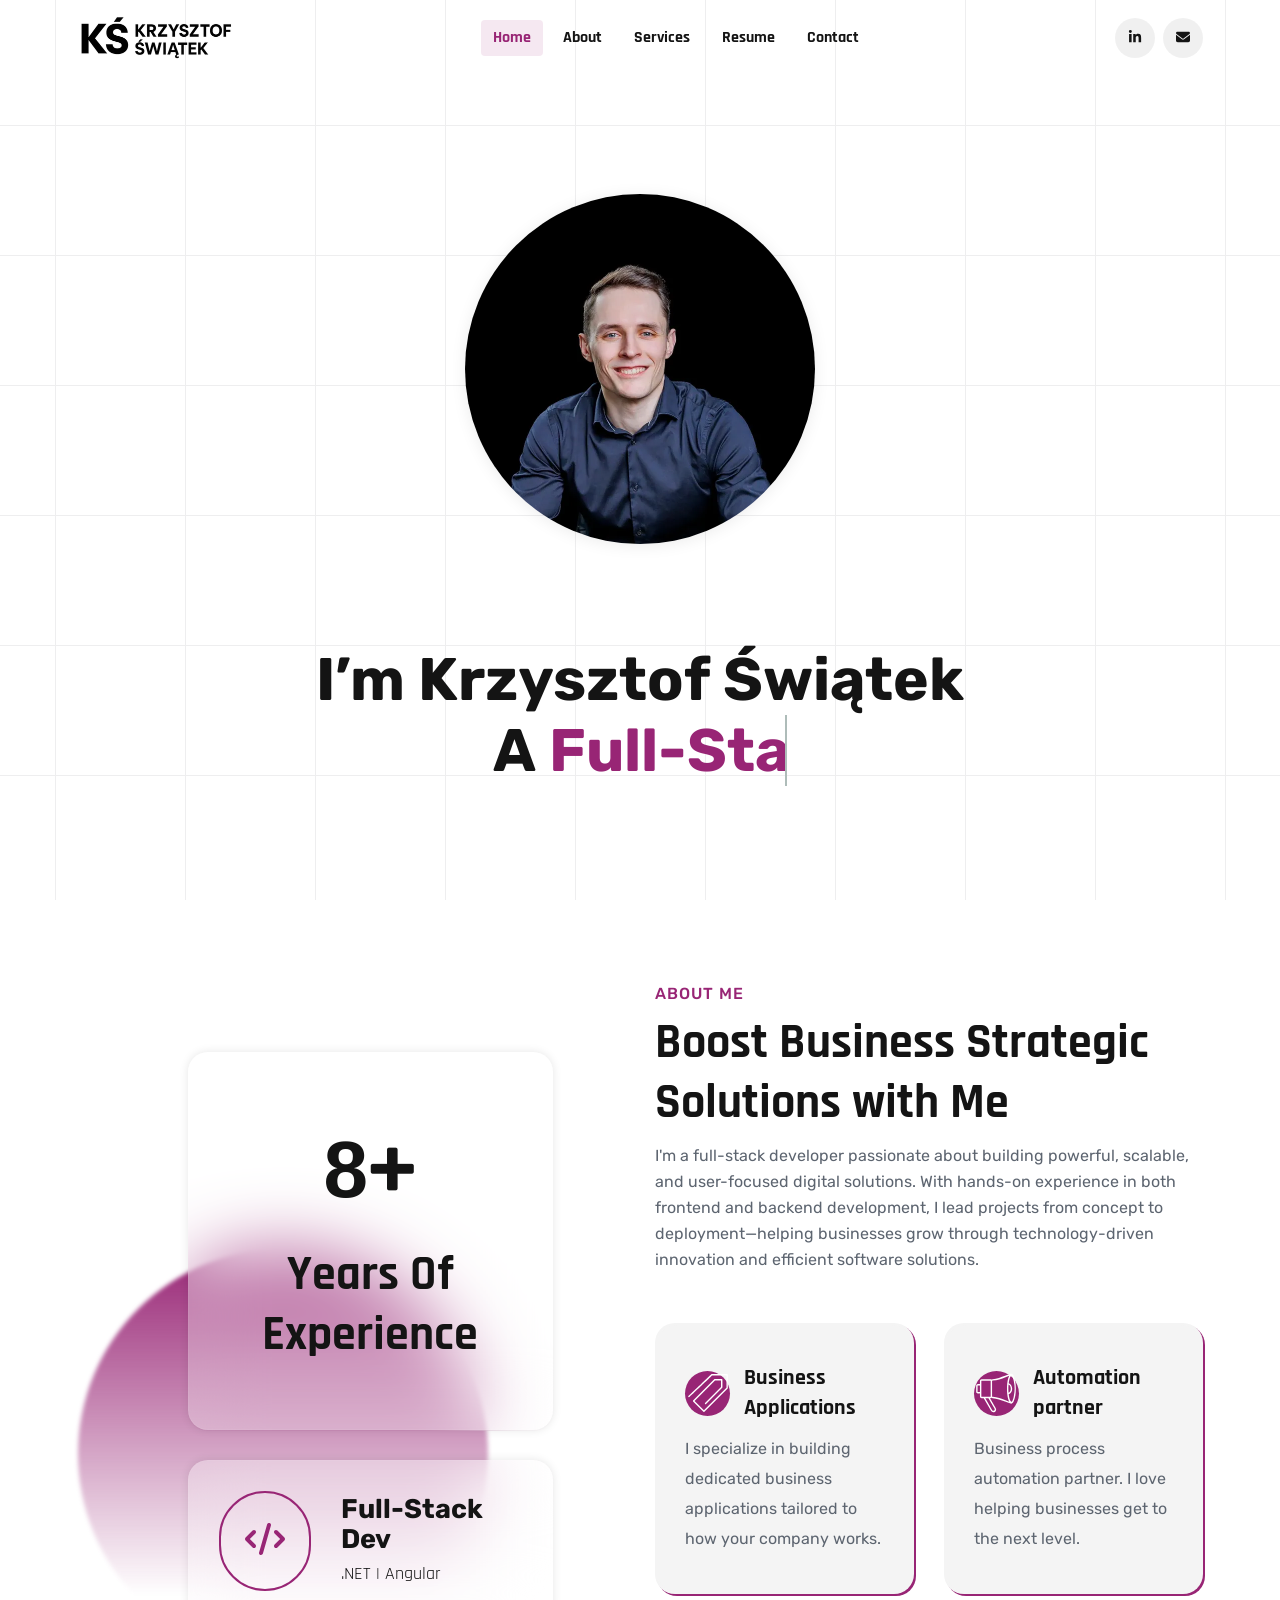
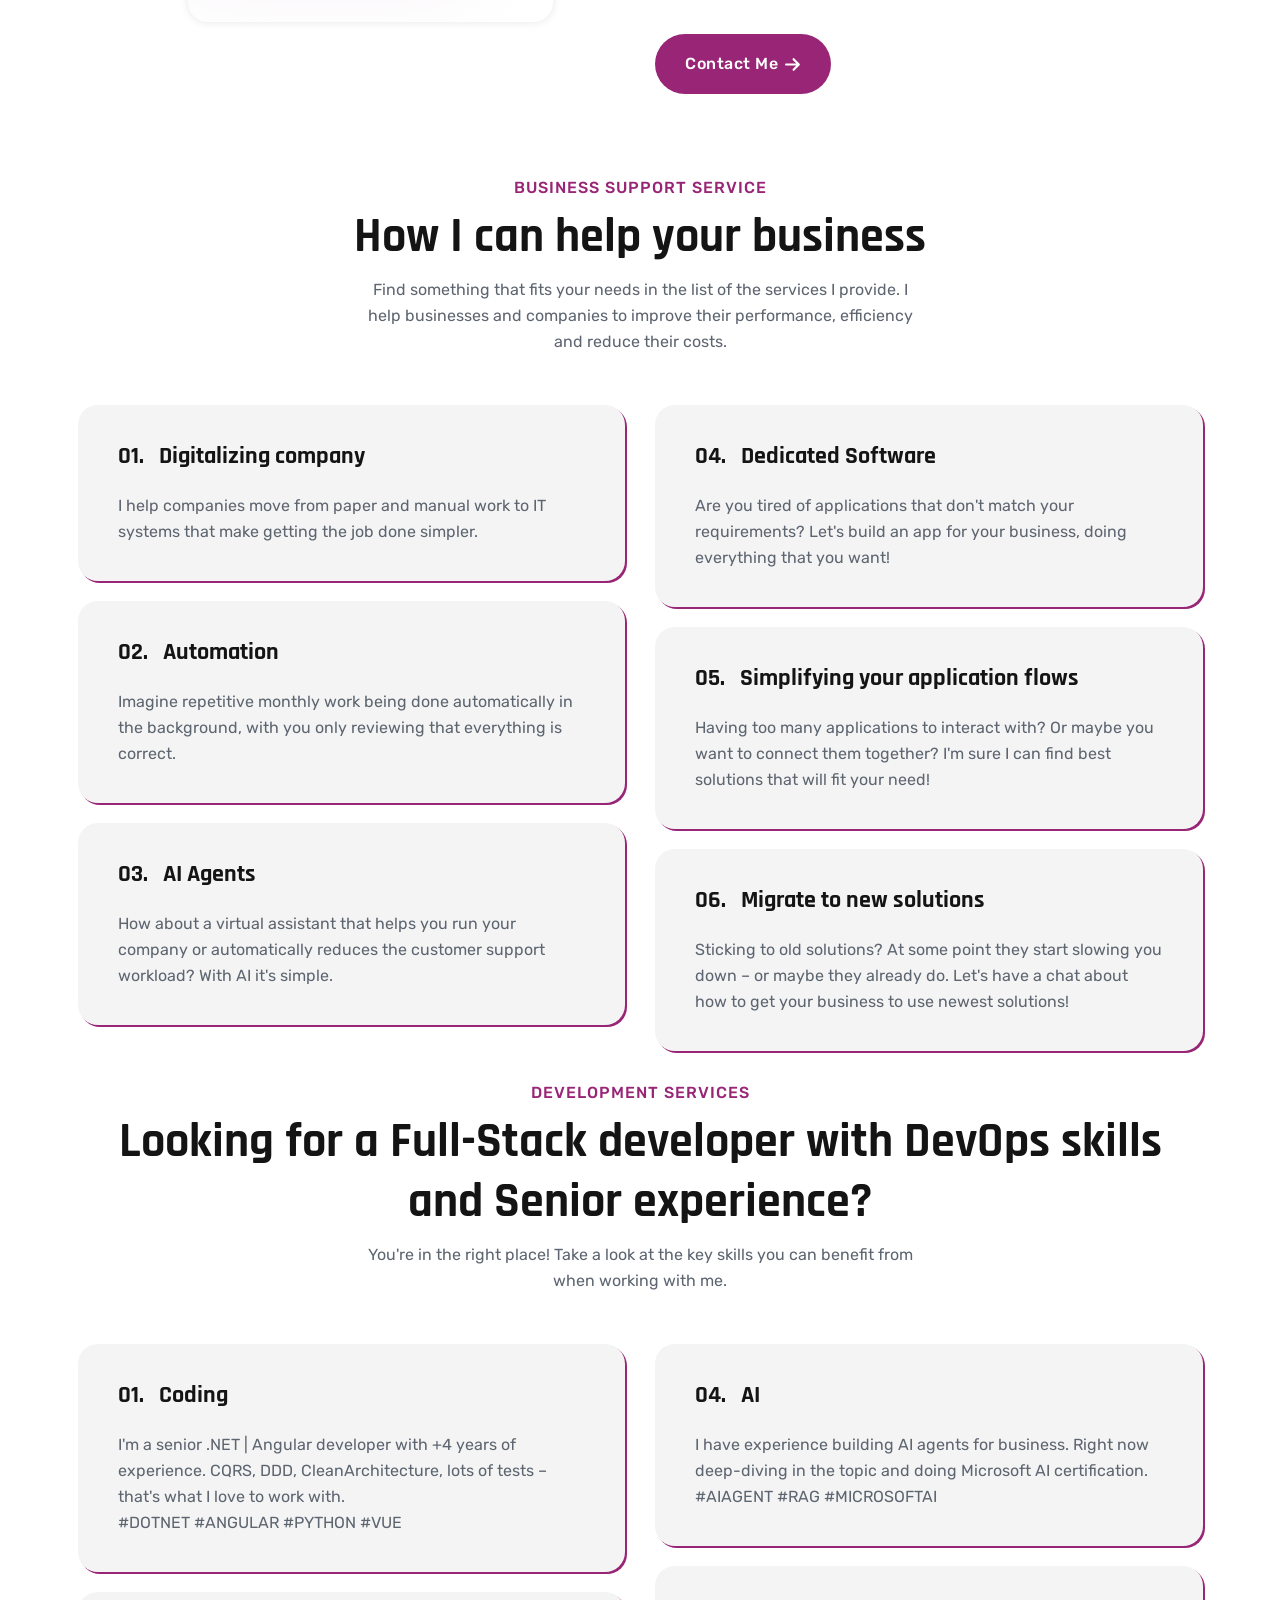
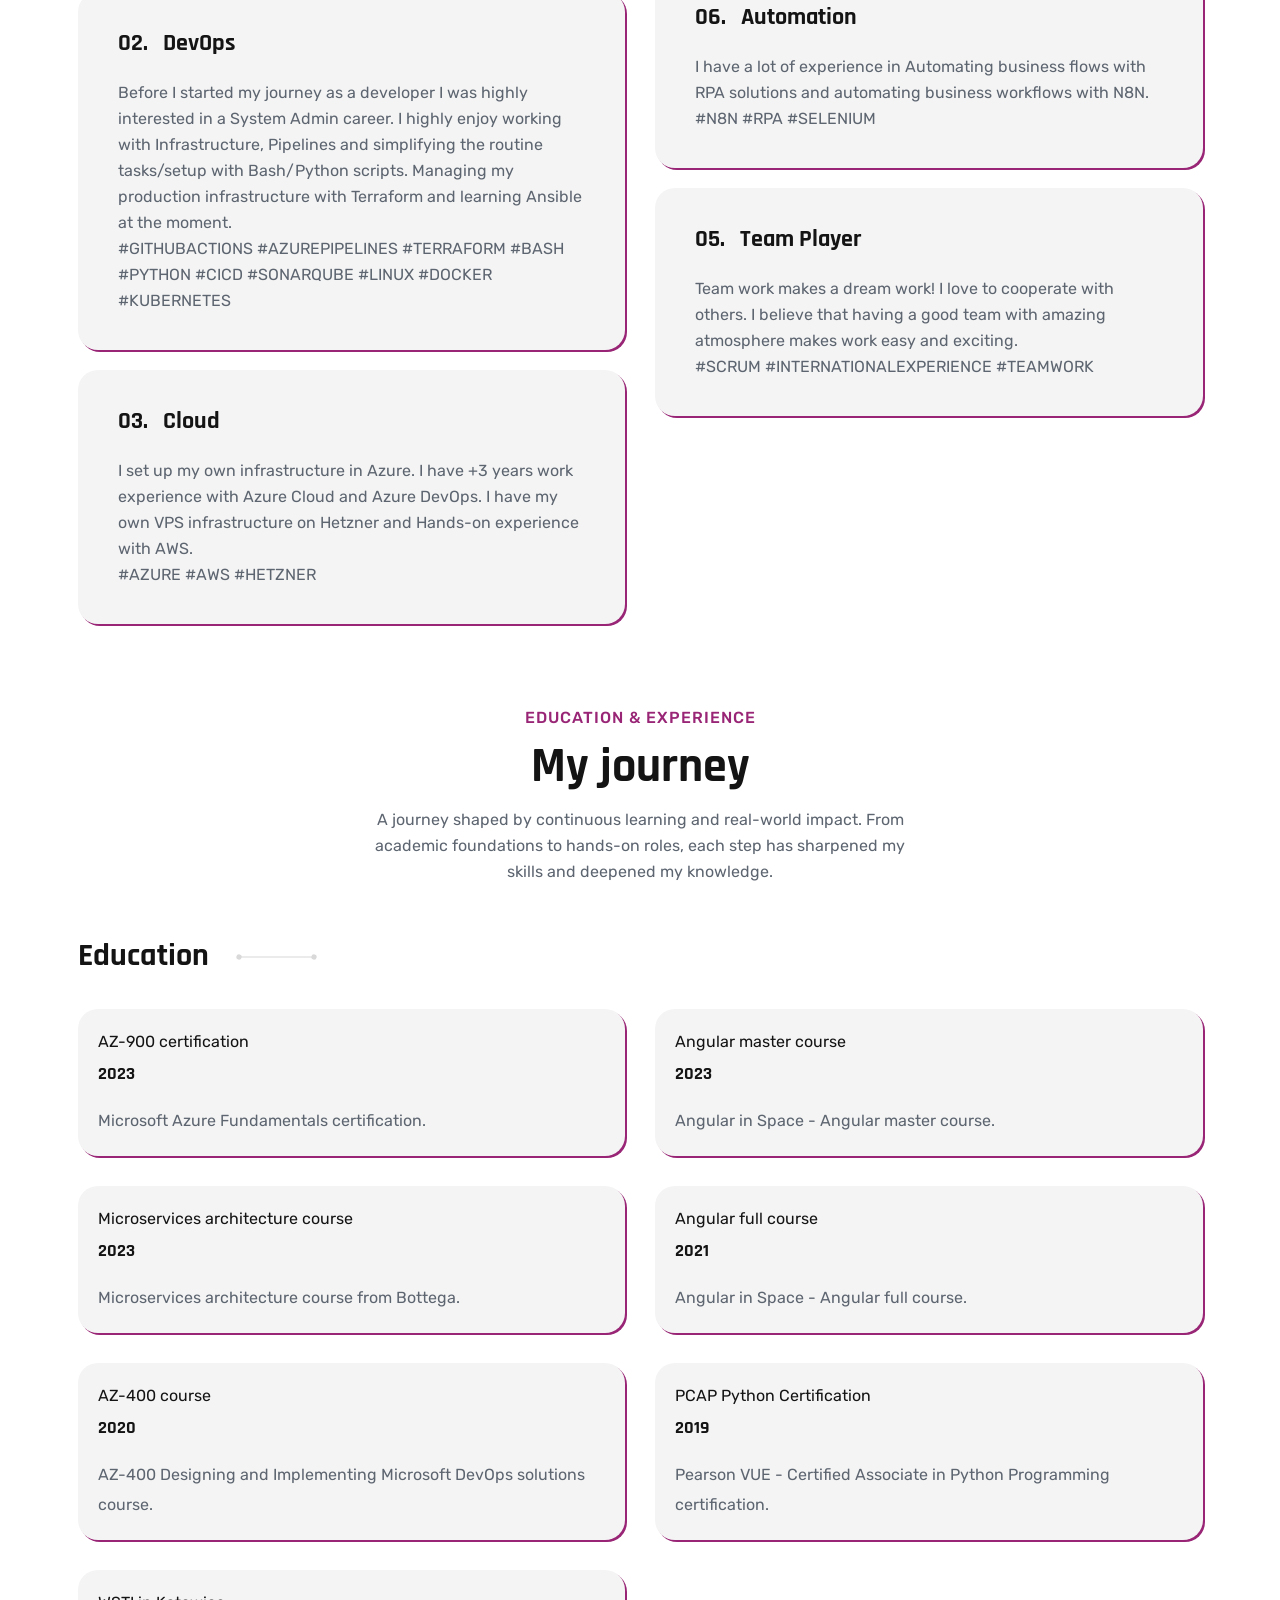
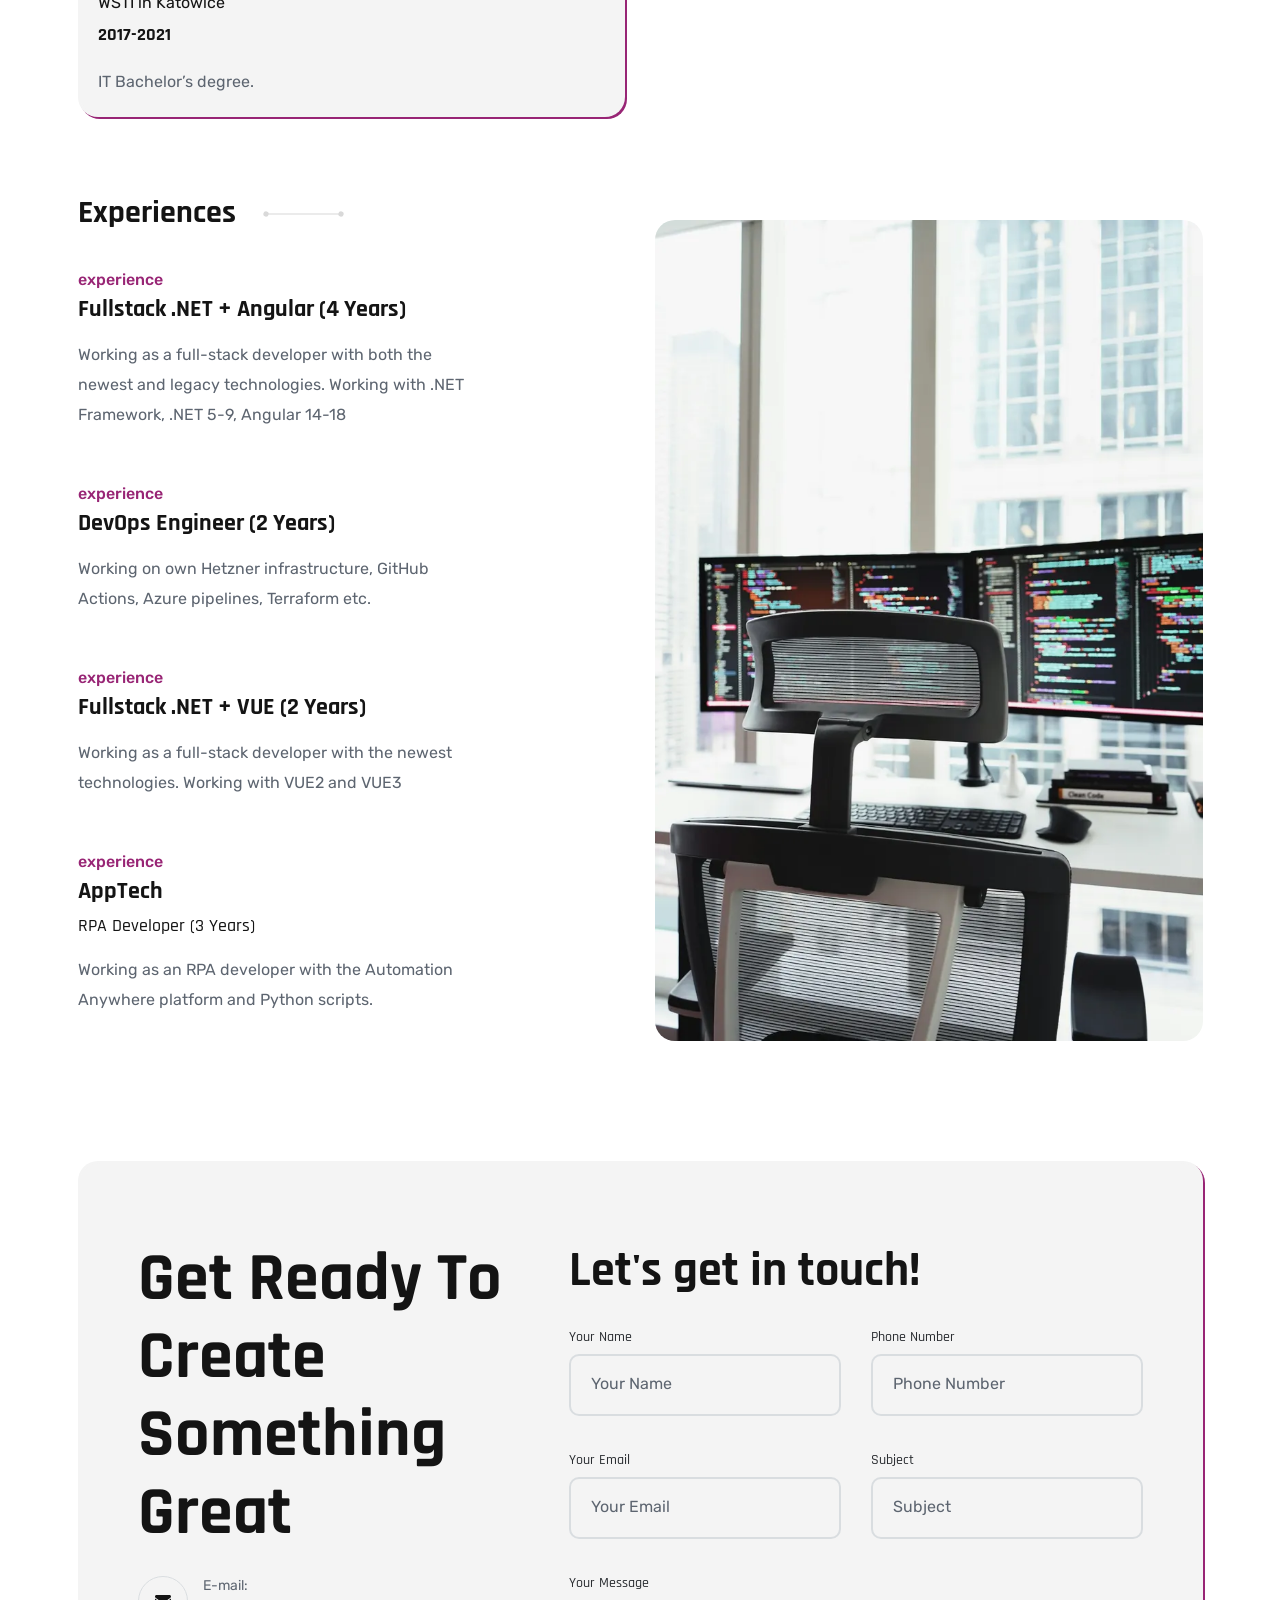
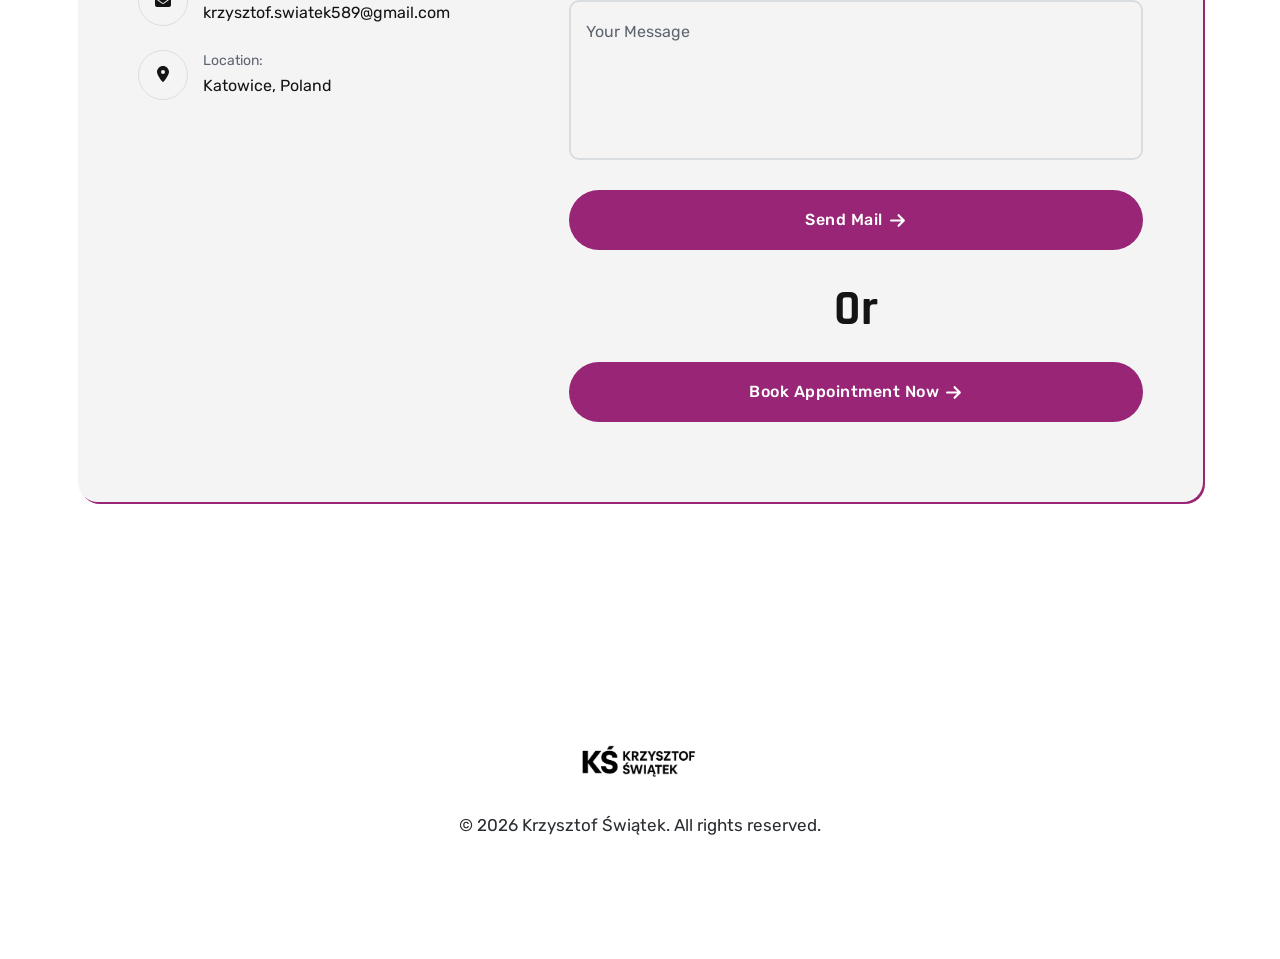
<file: index.html>
<!DOCTYPE html>
<html lang="en">

<head>
    <meta charset="UTF-8">
    <meta name="viewport" content="width=device-width, initial-scale=1.0">
    <title>Krzysztof Świątek – Full-Stack .NET &amp; Angular Developer</title>
    <meta name="description" content="Krzysztof Świątek – senior Full-Stack .NET &amp; Angular developer from Katowice, Poland. Dedicated business software, process automation (RPA, n8n), AI agents, Azure and DevOps.">
    <meta name="author" content="Krzysztof Świątek">
    <meta name="robots" content="index, follow, max-image-preview:large">
    <link rel="canonical" href="https://krzysztofswiatek.com/">
    <meta name="theme-color" content="#ffffff">

    <!-- Open Graph / social sharing -->
    <meta property="og:type" content="profile">
    <meta property="og:site_name" content="Krzysztof Świątek">
    <meta property="og:url" content="https://krzysztofswiatek.com/">
    <meta property="og:title" content="Krzysztof Świątek – Full-Stack .NET &amp; Angular Developer">
    <meta property="og:description" content="Dedicated business software, process automation, AI agents, Azure and DevOps. Based in Katowice, Poland.">
    <meta property="og:image" content="https://krzysztofswiatek.com/assets/images/og-image.jpg">
    <meta property="og:image:width" content="1200">
    <meta property="og:image:height" content="630">
    <meta property="og:image:alt" content="Krzysztof Świątek – Full-Stack .NET &amp; Angular Developer">
    <meta property="og:locale" content="en_US">
    <meta property="profile:first_name" content="Krzysztof">
    <meta property="profile:last_name" content="Świątek">
    <meta name="twitter:card" content="summary_large_image">
    <meta name="twitter:title" content="Krzysztof Świątek – Full-Stack .NET &amp; Angular Developer">
    <meta name="twitter:description" content="Dedicated business software, process automation, AI agents, Azure and DevOps.">
    <meta name="twitter:image" content="https://krzysztofswiatek.com/assets/images/og-image.jpg">

    <!-- Icons -->
    <link rel="icon" href="assets/images/favicon.ico" sizes="48x48">
    <link rel="icon" type="image/png" sizes="32x32" href="assets/images/favicon-32.png">
    <link rel="apple-touch-icon" href="assets/images/apple-touch-icon.png">

    <!-- Structured data -->
    <script type="application/ld+json">
    {
        "@context": "https://schema.org",
        "@graph": [
            {
                "@type": "WebSite",
                "@id": "https://krzysztofswiatek.com/#website",
                "url": "https://krzysztofswiatek.com/",
                "name": "Krzysztof Świątek",
                "inLanguage": "en",
                "publisher": { "@id": "https://krzysztofswiatek.com/#person" }
            },
            {
                "@type": "Person",
                "@id": "https://krzysztofswiatek.com/#person",
                "name": "Krzysztof Świątek",
                "url": "https://krzysztofswiatek.com/",
                "image": "https://krzysztofswiatek.com/assets/images/krsw/avatar-700.webp",
                "jobTitle": "Full-Stack .NET & Angular Developer",
                "description": "Senior full-stack developer (.NET, Angular) with DevOps, cloud (Azure), business process automation and AI agent experience.",
                "email": "mailto:krzysztof.swiatek589@gmail.com",
                "address": {
                    "@type": "PostalAddress",
                    "addressLocality": "Katowice",
                    "addressCountry": "PL"
                },
                "alumniOf": {
                    "@type": "CollegeOrUniversity",
                    "name": "Wyższa Szkoła Technologii Informatycznych w Katowicach"
                },
                "knowsAbout": [".NET", "C#", "Angular", "Vue.js", "Python", "DevOps", "Azure", "AWS", "Terraform", "Docker", "Kubernetes", "GitHub Actions", "Azure Pipelines", "RPA", "n8n", "AI agents", "RAG", "Business process automation"],
                "hasCredential": [
                    { "@type": "EducationalOccupationalCredential", "name": "Microsoft Certified: Azure Fundamentals (AZ-900)" },
                    { "@type": "EducationalOccupationalCredential", "name": "PCAP – Certified Associate in Python Programming" }
                ],
                "sameAs": ["https://www.linkedin.com/in/krsw/"]
            },
            {
                "@type": "ProfessionalService",
                "@id": "https://krzysztofswiatek.com/#service",
                "name": "Krzysztof Świątek – Software Development & Automation",
                "url": "https://krzysztofswiatek.com/",
                "image": "https://krzysztofswiatek.com/assets/images/og-image.jpg",
                "founder": { "@id": "https://krzysztofswiatek.com/#person" },
                "areaServed": ["PL", "EU"],
                "address": {
                    "@type": "PostalAddress",
                    "addressLocality": "Katowice",
                    "addressCountry": "PL"
                },
                "email": "krzysztof.swiatek589@gmail.com",
                "knowsLanguage": ["pl", "en"],
                "serviceType": ["Custom business software", "Business process automation", "AI agents", "Digital transformation", "System integration", "Legacy application migration", "DevOps & cloud"]
            }
        ]
    }
    </script>

    <!-- Performance: fonts + LCP image -->
    <link rel="preconnect" href="https://fonts.googleapis.com">
    <link rel="preconnect" href="https://fonts.gstatic.com" crossorigin>
    <link rel="stylesheet" href="https://fonts.googleapis.com/css2?family=Rajdhani:wght@300;400;500;600;700&amp;family=Rubik:wght@300..900&amp;display=swap">
    <link rel="preload" as="image" href="assets/images/krsw/avatar-700.webp" type="image/webp" fetchpriority="high">

    <link rel="stylesheet" href="assets/css/plugins/odometer.css">
    <link rel="stylesheet" href="assets/css/vendor/bootstrap.min.css">
    <!-- custom css -->
    <link rel="stylesheet" href="assets/css/style.css">
</head>

<body class="tmp-white-version spybody index-ten" data-spy="scroll" data-bs-target=".navbar-example2" data-offset="150">
    <!-- Icons: Font Awesome Free 6.7.2 (CC BY 4.0) https://fontawesome.com/license/free -->
    <svg xmlns="http://www.w3.org/2000/svg" style="display:none">
        <symbol id="i-envelope" viewBox="0 0 512 512"><path d="M48 64C21.5 64 0 85.5 0 112c0 15.1 7.1 29.3 19.2 38.4L236.8 313.6c11.4 8.5 27 8.5 38.4 0L492.8 150.4c12.1-9.1 19.2-23.3 19.2-38.4c0-26.5-21.5-48-48-48L48 64zM0 176L0 384c0 35.3 28.7 64 64 64l384 0c35.3 0 64-28.7 64-64l0-208L294.4 339.2c-22.8 17.1-54 17.1-76.8 0L0 176z"/></symbol>
        <symbol id="i-linkedin" viewBox="0 0 448 512"><path d="M100.28 448H7.4V148.9h92.88zM53.79 108.1C24.09 108.1 0 83.5 0 53.8a53.79 53.79 0 0 1 107.58 0c0 29.7-24.1 54.3-53.79 54.3zM447.9 448h-92.68V302.4c0-34.7-.7-79.2-48.29-79.2-48.29 0-55.69 37.7-55.69 76.7V448h-92.78V148.9h89.08v40.8h1.3c12.4-23.5 42.69-48.3 87.88-48.3 94 0 111.28 61.9 111.28 142.3V448z"/></symbol>
        <symbol id="i-xmark" viewBox="0 0 384 512"><path d="M342.6 150.6c12.5-12.5 12.5-32.8 0-45.3s-32.8-12.5-45.3 0L192 210.7 86.6 105.4c-12.5-12.5-32.8-12.5-45.3 0s-12.5 32.8 0 45.3L146.7 256 41.4 361.4c-12.5 12.5-12.5 32.8 0 45.3s32.8 12.5 45.3 0L192 301.3 297.4 406.6c12.5 12.5 32.8 12.5 45.3 0s12.5-32.8 0-45.3L237.3 256 342.6 150.6z"/></symbol>
        <symbol id="i-arrow-right" viewBox="0 0 448 512"><path d="M438.6 278.6c12.5-12.5 12.5-32.8 0-45.3l-160-160c-12.5-12.5-32.8-12.5-45.3 0s-12.5 32.8 0 45.3L338.8 224 32 224c-17.7 0-32 14.3-32 32s14.3 32 32 32l306.7 0L233.4 393.4c-12.5 12.5-12.5 32.8 0 45.3s32.8 12.5 45.3 0l160-160z"/></symbol>
        <symbol id="i-location" viewBox="0 0 384 512"><path d="M215.7 499.2C267 435 384 279.4 384 192C384 86 298 0 192 0S0 86 0 192c0 87.4 117 243 168.3 307.2c12.3 15.3 35.1 15.3 47.4 0zM192 128a64 64 0 1 1 0 128 64 64 0 1 1 0-128z"/></symbol>
        <symbol id="i-code" viewBox="0 0 640 512"><path d="M392.8 1.2c-17-4.9-34.7 5-39.6 22l-128 448c-4.9 17 5 34.7 22 39.6s34.7-5 39.6-22l128-448c4.9-17-5-34.7-22-39.6zm80.6 120.1c-12.5 12.5-12.5 32.8 0 45.3L562.7 256l-89.4 89.4c-12.5 12.5-12.5 32.8 0 45.3s32.8 12.5 45.3 0l112-112c12.5-12.5 12.5-32.8 0-45.3l-112-112c-12.5-12.5-32.8-12.5-45.3 0zm-306.7 0c-12.5-12.5-32.8-12.5-45.3 0l-112 112c-12.5 12.5-12.5 32.8 0 45.3l112 112c12.5 12.5 32.8 12.5 45.3 0s12.5-32.8 0-45.3L77.3 256l89.4-89.4c12.5-12.5 12.5-32.8 0-45.3z"/></symbol>
        <symbol id="i-bars" viewBox="0 0 448 512"><path d="M0 96C0 78.3 14.3 64 32 64l384 0c17.7 0 32 14.3 32 32s-14.3 32-32 32L32 128C14.3 128 0 113.7 0 96zM0 256c0-17.7 14.3-32 32-32l384 0c17.7 0 32 14.3 32 32s-14.3 32-32 32L32 288c-17.7 0-32-14.3-32-32zM448 416c0 17.7-14.3 32-32 32L32 448c-17.7 0-32-14.3-32-32s14.3-32 32-32l384 0c17.7 0 32 14.3 32 32z"/></symbol>
    </svg>

    <!-- tpm-header-area start -->
    <header class="tmp-header-area-start header-one header--sticky header--transparent" role="banner">
        <!-- header mid area start -->
        <div class="container">
            <div class="row">
                <div class="col-lg-12">
                    <div class="header-content">
                        <div class="logo">
                            <a href="/" aria-label="Homepage">
                                <img class="logo-white" width="160" height="52" src="assets/images/krsw/logo-name-320.webp" alt="Krzysztof Świątek logo">
                            </a>
                        </div>
                        <div class="tmp-mainmenu-nav d-none d-xl-block">
                            <nav class="navbar-example2 onepagenav" aria-label="Main navigation" role="navigation">
                                <ul class="tmp-mainmenu nav nav-pills">
                                    <li class="current"><a class="smoth-animation" href="#home">Home</a></li>
                                    <li class="nav-item"><a class="smoth-animation" href="#about">About</a></li>
                                    <li class="nav-item"><a class="smoth-animation" href="#service">Services</a></li>
                                    <li class="nav-item"><a class="smoth-animation" href="#resume">Resume</a></li>
                                    <!-- <li class="nav-item"><a class="smoth-animation" href="#blog">Blog</a></li> -->
                                    <li class="nav-item"><a class="smoth-animation" href="#contacts">Contact</a></li>
                                </ul>
                            </nav>
                        </div>

                        <div class="tmp-header-right">
                            <div class="social-share-wrapper d-none d-md-block">
                                <div class="social-link">
                                    <a href="https://www.linkedin.com/in/krsw/" target="_blank" rel="noopener me" aria-label="LinkedIn profile"><i class="ki" aria-hidden="true"><svg><use href="#i-linkedin"/></svg></i></a>
                                    <a href="mailto:krzysztof.swiatek589@gmail.com" aria-label="Send me an e-mail"><i class="ki" aria-hidden="true"><svg><use href="#i-envelope"/></svg></i></a>
                                </div>
                            </div>

                            <div class="tmp-side-collups-area d-block d-xl-none">
                                <button class="hamberger-menu humberger_menu_active" aria-label="Open menu"><i class="ki humberger-menu" id="menuBtn" aria-hidden="true"><svg><use href="#i-bars"/></svg></i></button>
                            </div>
                        </div>

                    </div>
                </div>
            </div>
        </div>
        <!-- header mid area end -->
    </header>


    <!-- Start Popup Mobile Menu  -->
    <div class="d-block d-xl-none">
        <div class="tmp-popup-mobile-menu">
            <div class="inner">
                <div class="header-top">
                    <div class="logo">
                        <a href="/" class="logo-area">
                            <img class="logo-white" width="160" height="52" src="assets/images/krsw/logo-name-320.webp" alt="Krzysztof Świątek logo" loading="lazy">
                        </a>
                    </div>
                    <div class="close-menu">
                        <button class="close-button tmp-round-action-btn" aria-label="Close menu">
                            <i class="ki" aria-hidden="true"><svg><use href="#i-xmark"/></svg></i>
                        </button>
                    </div>
                </div>

                <ul class="tmp-mainmenu onepagenav-click">
                    <li><a class="smoth-animation" href="#home">Home</a></li>
                    <li><a class="smoth-animation" href="#about">About</a></li>
                    <li><a class="smoth-animation" href="#service">Services</a></li>
                    <li><a class="smoth-animation" href="#resume">Resume</a></li>
                    <!-- <li><a class="smoth-animation" href="#blog">Blog</a></li> -->
                    <li><a class="smoth-animation" href="#contacts">Contact</a></li>
                </ul>

                <!-- social sharea area -->
                <div class="social-wrapper mt--40">
                    <span class="subtitle">Find me with</span>
                    <div class="social-link">
                        <a href="https://www.linkedin.com/in/krsw/" target="_blank" rel="noopener me" aria-label="LinkedIn profile"><i class="ki" aria-hidden="true"><svg><use href="#i-linkedin"/></svg></i></a>
                        <a href="mailto:krzysztof.swiatek589@gmail.com" aria-label="Send me an e-mail"><i class="ki" aria-hidden="true"><svg><use href="#i-envelope"/></svg></i></a>
                    </div>
                </div>
                <!-- end -->

            </div>
        </div>
    </div>
    <!-- End Popup Mobile Menu  -->

    <!-- tmp banner area start -->
    <main id="main">
    <div class="tmp-banner-one-area style-4" id="home">
        
        <div class="container">
            <div class="banner-one-main-wrapper">
                <div class="row align-items-center">
                    <div class="col-lg-12">
                        <div class="text-center d-flex flex-column align-items-center">
                            <div class="avatar" role="img" aria-label="Krzysztof Świątek – portrait">
                            </div>
                            <h1 class="title-wrapper title tmp-scroll-trigger tmp-fade-in animation-order-2">I’m
                                Krzysztof Świątek <br> 
                                <span id="article-word">
                                    A
                                    <span id="article-n" class="theme-gradient">n</span>
                                </span>
                                <span class="header-caption">
                                    <span class="cd-headline clip is-full-width">
                                        <span class="cd-words-wrapper my-text">
                                            <b class="is-visible theme-gradient">Full-Stack Developer</b>
                                            <b class="is-hidden theme-gradient">DevOps</b>
                                            <b class="is-hidden theme-gradient">Automation Expert</b>
                                        </span>
                                </span>
                                </span>
                            </h1>
                        </div>
                    </div>
                </div>
            </div>
        </div>
        <div class="galaxy"></div>
    </div>
    <!-- tmp banner area end -->


    <!-- tmp About Me Start -->
    <section class="about-us-area tmp-section-gapTop" id="about">
        <div class="container">
            <div class="row align-items-center">
                <div class="col-lg-6">
                    <div class="about-us-left-content-wrap bg-vactor-one">
                        <div class="years-of-experience-card tmp-scroll-trigger tmp-fade-in animation-order-1">
                            <h2 class="counter card-title"><span class="odometer" data-count="08">00</span>+
                            </h2>
                            <p class="card-para">years of experience</p>
                        </div>
                        <div class="design-card tmp-scroll-trigger tmp-fade-in animation-order-2">
                            <div class="design-card-img">
                                <div class="icon"><i class="ki" aria-hidden="true"><svg><use href="#i-code"/></svg></i></div>
                            </div>
                            <div class="card-info">
                                <h3 class="card-title">Full-Stack Dev</h3>
                                <p class="card-para">.NET | Angular</p>
                            </div>
                        </div>

                    </div>
                </div>
                <div class="col-lg-6">
                    <div class="about-us-right-content-wrap">
                        <div class="section-head text-align-left mb--50">
                            <div class="section-sub-title tmp-scroll-trigger tmp-fade-in animation-order-1">
                                <span class="subtitle">About Me</span>
                            </div>
                            <h2 class="title split-collab tmp-scroll-trigger tmp-fade-in animation-order-2">Boost
                                Business Strategic <br> Solutions with Me</h2>
                            <p class="description tmp-scroll-trigger tmp-fade-in animation-order-3">I'm a full-stack developer passionate about building powerful,  
scalable, and user-focused digital solutions. With hands-on experience in both frontend and backend  
development, I lead projects from concept to deployment—helping businesses grow through  
technology-driven innovation and efficient software solutions.</p>
                        </div>
                        <div class="about-us-section-card row g-5">

                            <div class="col-lg-6 col-md-6 col-sm-6 col-12">
                                <div class="about-us-card tmponhover tmp-scroll-trigger tmp-fade-in animation-order-4">
                                    <div class="card-head">
                                        <div class="logo-img">
                                            <img src="assets/images/about/logo-1.svg" alt="" width="40" height="40" loading="lazy">
                                        </div>
                                        <h3 class="card-title">Business Applications</h3>
                                    </div>
                                    <p class="card-para">I specialize in building dedicated business applications tailored to how your company works.
                                    </p>
                                </div>
                            </div>

                            <div class="col-lg-6 col-md-6 col-sm-6 col-12">
                                <div class="about-us-card tmponhover tmp-scroll-trigger tmp-fade-in animation-order-5">
                                    <div class="card-head">
                                        <div class="logo-img">
                                            <img src="assets/images/about/logo-2.svg" alt="" width="40" height="40" loading="lazy">
                                        </div>
                                        <h3 class="card-title">Automation partner</h3>
                                    </div>
                                    <p class="card-para">Business process automation partner. I love helping businesses get to the next level.
                                    </p>
                                </div>
                            </div>

                        </div>
                        <div class="about-btn mt--40 tmp-scroll-trigger tmp-fade-in animation-order-6">
                            <a class="tmp-btn hover-icon-reverse radius-round" href="#contacts">
                                <span class="icon-reverse-wrapper">
                        <span class="btn-text">Contact Me</span>
                                <span class="btn-icon"><i class="ki" aria-hidden="true"><svg><use href="#i-arrow-right"/></svg></i></span>
                                <span class="btn-icon"><i class="ki" aria-hidden="true"><svg><use href="#i-arrow-right"/></svg></i></span>
                                </span>
                            </a>
                        </div>
                    </div>
                </div>
            </div>
        </div>
    </section>
    <!-- tmp About Me end -->

    <!-- Tpm Latest Service Area Start -->
    <section class="latest-service-area tmp-section-gapTop" id="service">
        <div class="container">
            <div class="section-head mb--50">
                <div class="section-sub-title center-title tmp-scroll-trigger tmp-fade-in animation-order-1">
                    <span class="subtitle">Business Support Service</span>
                </div>
                <h2 class="title split-collab tmp-scroll-trigger tmp-fade-in animation-order-2">How I can help your business
                    <br>
                </h2>
                <p class="description section-sm tmp-scroll-trigger tmp-fade-in animation-order-3"> Find something that fits your needs in the list of the services I provide.
                    I help businesses and companies to improve their performance, efficiency and reduce their costs.</p>
            </div>
            <div class="row">
                <div class="col-lg-6 col-sm-6">
                    <div class="service-card-v2 tmponhover tmp-scroll-trigger tmp-fade-in animation-order-1">
                        <h3 class="service-card-num"><span>01.</span>Digitalizing company</h3>
                        <p class="service-para">I help companies move from paper and manual work to IT systems that make getting the job done simpler.</p>
                    </div>
                    <div class="service-card-v2 tmponhover tmp-scroll-trigger tmp-fade-in animation-order-2">
                        <h3 class="service-card-num"><span>02.</span>Automation</h3>
                        <p class="service-para">Imagine repetitive monthly work being done automatically in the background,
                            with you only reviewing that everything is correct.</p>
                    </div>
                    <div class="service-card-v2 tmponhover tmp-scroll-trigger tmp-fade-in animation-order-3">
                        <h3 class="service-card-num"><span>03.</span>AI Agents</h3>
                        <p class="service-para">How about a virtual assistant that helps you run your company or automatically reduces the customer support workload? With AI it's simple.</p>
                    </div>
                </div>
                <div class="col-lg-6 col-sm-6">
                    <div class="service-card-v2 tmponhover tmp-scroll-trigger tmp-fade-in animation-order-4">
                        <h3 class="service-card-num"><span>04.</span>Dedicated Software</h3>
                        <p class="service-para">Are you tired of applications that don't match your requirements? Let's build an app for your business, doing everything that you want!</p>
                    </div>
                    <div class="service-card-v2 tmponhover tmp-scroll-trigger tmp-fade-in animation-order-5">
                        <h3 class="service-card-num"><span>05.</span>Simplifying your application flows</h3>
                        <p class="service-para">Having too many applications to interact with? Or maybe you want to connect them together? I'm sure I can find best solutions that will fit your need!</p>
                    </div>
                    <div class="service-card-v2 tmponhover tmp-scroll-trigger tmp-fade-in animation-order-6">
                        <h3 class="service-card-num"><span>06.</span>Migrate to new solutions</h3>
                        <p class="service-para">Sticking to old solutions? At some point they start slowing you down – or maybe they already do. Let's have a chat about how to get your business to use newest solutions!</p>
                    </div>
                </div>
            </div>
        </div>
        <br>
        <div class="container">
            <div class="section-head mb--50">
                <div class="section-sub-title center-title tmp-scroll-trigger tmp-fade-in animation-order-1">
                    <span class="subtitle"> Development Services</span>
                </div>
                <h2 class="title split-collab tmp-scroll-trigger tmp-fade-in animation-order-2">Looking for a Full-Stack developer with DevOps skills and Senior experience? 
                    <br>
                </h2>
                <p class="description section-sm tmp-scroll-trigger tmp-fade-in animation-order-3"> 
                 You're in the right place! Take a look at the key skills you can benefit from when working with me.</p>
            </div>
            <div class="row">
                <div class="col-lg-6 col-sm-6">
                    <div class="service-card-v2 tmponhover tmp-scroll-trigger tmp-fade-in animation-order-1">
                        <h3 class="service-card-num"><span>01.</span>Coding</h3>
                        <p class="service-para">I'm a senior .NET | Angular developer with +4 years of experience. CQRS, DDD, CleanArchitecture, lots of tests – that's what I love to work with. <br>
                        #DOTNET #ANGULAR #PYTHON #VUE</p>
                       
                    </div>
                    <div class="service-card-v2 tmponhover tmp-scroll-trigger tmp-fade-in animation-order-2">
                        <h3 class="service-card-num"><span>02.</span>DevOps</h3>
                        <p class="service-para">Before I started my journey as a developer I was highly interested in a System Admin career. I highly enjoy working with Infrastructure, Pipelines and simplifying the routine tasks/setup with Bash/Python scripts.
                            Managing my production infrastructure with Terraform and learning Ansible at the moment.
                            <br>
                            #GITHUBACTIONS #AZUREPIPELINES #TERRAFORM #BASH #PYTHON #CICD #SONARQUBE #LINUX #DOCKER #KUBERNETES
                        </p>
                    </div>
                    <div class="service-card-v2 tmponhover tmp-scroll-trigger tmp-fade-in animation-order-3">
                        <h3 class="service-card-num"><span>03.</span>Cloud</h3>
                        <p class="service-para">I set up my own infrastructure in Azure. I have +3 years work experience with Azure Cloud and Azure DevOps. I have my own VPS infrastructure on Hetzner and
                            Hands-on experience with AWS.
                        <br>
                            #AZURE #AWS #HETZNER
                    </p>
                    </div>
                </div>
                <div class="col-lg-6 col-sm-6">
                    <div class="service-card-v2 tmponhover tmp-scroll-trigger tmp-fade-in animation-order-4">
                        <h3 class="service-card-num"><span>04.</span>AI</h3>
                        <p class="service-para">I have experience building AI agents for business. Right now deep-diving in the topic and doing Microsoft AI certification.
                            <br>
                            #AIAGENT #RAG #MICROSOFTAI
                        </p>
                    </div>
                    <div class="service-card-v2 tmponhover tmp-scroll-trigger tmp-fade-in animation-order-6">
                        <h3 class="service-card-num"><span>06.</span>Automation</h3>
                        <p class="service-para">I have a lot of experience in Automating business flows with RPA solutions and automating business workflows with N8N.<br>
                            #N8N #RPA #SELENIUM
                    </p>
                    </div>
                                        <div class="service-card-v2 tmponhover tmp-scroll-trigger tmp-fade-in animation-order-5">
                        <h3 class="service-card-num"><span>05.</span>Team Player</h3>
                        <p class="service-para">Team work makes a dream work! I love to cooperate with others. 
                            I believe that having a good team with amazing atmosphere makes work easy and exciting.<br>
                            #SCRUM #INTERNATIONALEXPERIENCE #TEAMWORK
                    </p>
                    </div>
                </div>
            </div>
        </div>
    </section>
    <!-- Tpm Latest Service Area End -->
    <!-- Tpm Education Experience Area Start -->
    <section class="education-experience tmp-section-gapTop" id="resume">
        <div class="container">
            <div class="section-head mb--50">
                <div class="section-sub-title center-title tmp-scroll-trigger tmp-fade-in animation-order-1">
                    <span class="subtitle">Education & Experience</span>
                </div>
                <h2 class="title split-collab tmp-scroll-trigger tmp-fade-in animation-order-2">My journey
                </h2>
                <p class="description section-sm tmp-scroll-trigger tmp-fade-in animation-order-3">A journey shaped by continuous learning and real-world impact. From academic foundations to hands-on roles, each step has sharpened my skills and deepened my knowledge.</p>
            </div>
            <h2 class="custom-title mb-32 tmp-scroll-trigger tmp-fade-in animation-order-1">Education <span><img
                        src="assets/images/custom-line/custom-line.png" alt="" width="81" height="6"></span>
            </h2>
            <div class="row g-5">
                <div class="col-lg-6 col-sm-6">
                    <div class="education-experience-card tmponhover tmp-scroll-trigger tmp-fade-in animation-order-1">
                        <h3 class="edu-sub-title">AZ-900 certification</h3>
                        <p class="edu-title">2023</p>
                        <p class="edu-para">Microsoft Azure Fundamentals certification.</p>
                    </div>
                </div>
                <div class="col-lg-6 col-sm-6">
                    <div class="education-experience-card tmponhover tmp-scroll-trigger tmp-fade-in animation-order-2">
                        <h3 class="edu-sub-title">Angular master course</h3>
                        <p class="edu-title">2023</p>
                        <p class="edu-para">Angular in Space - Angular master course.</p>
                    </div>
                </div>
                <div class="col-lg-6 col-sm-6">
                    <div class="education-experience-card tmponhover tmp-scroll-trigger tmp-fade-in animation-order-3">
                        <h3 class="edu-sub-title">Microservices architecture course</h3>
                        <p class="edu-title">2023</p>
                        <p class="edu-para">Microservices architecture course from Bottega.</p>
                    </div>
                </div>
                <div class="col-lg-6 col-sm-6">
                    <div class="education-experience-card tmponhover tmp-scroll-trigger tmp-fade-in animation-order-4">
                        <h3 class="edu-sub-title">Angular full course</h3>
                        <p class="edu-title">2021</p>
                        <p class="edu-para">Angular in Space - Angular full course.</p>
                    </div>
                </div>
                <div class="col-lg-6 col-sm-6">
                    <div class="education-experience-card tmponhover tmp-scroll-trigger tmp-fade-in animation-order-6">
                        <h3 class="edu-sub-title">AZ-400 course</h3>
                        <p class="edu-title">2020</p>
                        <p class="edu-para">AZ-400 Designing and Implementing Microsoft DevOps solutions course.</p>
                    </div>
                </div>
                <div class="col-lg-6 col-sm-6">
                    <div class="education-experience-card tmponhover tmp-scroll-trigger tmp-fade-in animation-order-6">
                        <h3 class="edu-sub-title">PCAP Python Certification</h3>
                        <p class="edu-title">2019</p>
                        <p class="edu-para">Pearson VUE - Certified Associate in Python Programming certification.</p>
                    </div>
                </div>
                <div class="col-lg-6 col-sm-6">
                    <div class="education-experience-card tmponhover tmp-scroll-trigger tmp-fade-in animation-order-7">
                        <h3 class="edu-sub-title">WSTI in Katowice</h3>
                        <p class="edu-title">2017-2021</p>
                        <p class="edu-para">IT Bachelor’s degree.</p>
                    </div>
                </div>
            </div>
            <div class="experiences-wrapper">
                <div class="row">
                    <div class="col-lg-6">
                        <div class="experiences-wrap-left-content">
                            <h2 class="custom-title mb-32 tmp-scroll-trigger tmp-fade-in animation-order-1">Experiences <span><img
                            src="assets/images/custom-line/custom-line.png" alt="" width="81" height="6"></span></h2>

                            <div class="experience-content tmp-scroll-trigger tmp-fade-in animation-order-1">
                                <p class="ex-subtitle">experience</p>
                                <h3 class="ex-name">Fullstack .NET + Angular (4 Years)</h3>
                                <p class="ex-para">Working as a full-stack developer with both the newest and legacy technologies. Working with .NET Framework, .NET 5-9, Angular 14-18</p>
                            </div>
                            <div class="experience-content tmp-scroll-trigger tmp-fade-in animation-order-2">
                                <p class="ex-subtitle">experience</p>
                                <h3 class="ex-name">DevOps Engineer (2 Years)</h3>
                                <p class="ex-para">Working on own Hetzner infrastructure, GitHub Actions, Azure pipelines, Terraform etc.</p>
                            </div>
                            <div class="experience-content tmp-scroll-trigger tmp-fade-in animation-order-3">
                                <p class="ex-subtitle">experience</p>
                                <h3 class="ex-name">Fullstack .NET + VUE (2 Years)</h3>
                                <p class="ex-para">Working as a full-stack developer with the newest technologies. Working with VUE2 and VUE3</p>
                            </div>
                            <div class="experience-content tmp-scroll-trigger tmp-fade-in animation-order-4">
                                <p class="ex-subtitle">experience</p>
                                <h3 class="ex-name">AppTech</h3>
                                <h4 class="ex-title">RPA Developer (3 Years)</h4>
                                <p class="ex-para">Working as an RPA developer with the Automation Anywhere platform and Python scripts.</p>
                            </div>
                        </div>
                    </div>
                    
                    <div class="col-lg-6">
                        <br>
                                                <div class="experiences-wrap-right-content">
                            <img class="tmp-scroll-trigger tmp-zoom-in animation-order-1" src="assets/images/krsw/fullstack-800.webp" width="800" height="1200" loading="lazy" decoding="async" alt="Developer workstation with code on two monitors">
                        </div>
                    </div>
                </div>
            </div>
        </div>
    </section>
    <!-- Tpm Education Experience Area End -->
    <!-- Tpm Get In touch start -->
    <section class="get-in-touch-area tmp-section-gap" id="contacts">
        <div class="container">
            <div class="get-in-touch-wrapper tmponhover">
                <div class="row g-5 align-items-center">
                    <div class="col-lg-5 mb-auto">
                        <div class="contact-inner">
                            <div class="section-head section-head-one-side text-align-left tmp-scroll-trigger tmp-fade-in animation-order-1">
                                <span class="title-left">Get Ready To Create Something Great</span>
                            </div>
                            <ul class="ft-link v2">
                                <li class="tmp-scroll-trigger tmp-fade-in animation-order-1 tmp-link-animation">
                                    <span class="ft-icon"><i class="ki" aria-hidden="true"><svg><use href="#i-envelope"/></svg></i></span>
                                    <div class="ft-link-wrap">
                                        <h4 class="link-title">E-mail:</h4>
                                        <a href="mailto:krzysztof.swiatek589@gmail.com">krzysztof.swiatek589@gmail.com</a>
                                    </div>
                                </li>
                                <li class="tmp-scroll-trigger tmp-fade-in animation-order-2">
                                    <span class="ft-icon"><i class="ki" aria-hidden="true"><svg><use href="#i-location"/></svg></i></span>
                                    <div class="ft-link-wrap">
                                        <h4 class="link-title">Location:</h4>
                                        <div>Katowice, Poland</div>
                                    </div>
                                </li>
                            </ul>
                        </div>
                    </div>
                    <div class="col-lg-7">
                        <div class="contact-inner">
                            <div class="section-head section-head-one-side text-align-left tmp-scroll-trigger tmp-fade-in animation-order-1">
                                <span class="title">Let's get in touch!</span>
                            </div>
                            <div class="contact-form">
                                <div id="form-messages" class="error"></div>
                                <form class="tmp-dynamic-form" id="contact-form" action="https://formspree.io/f/mjkoygny" method="POST" aria-describedby="form-messages">
                                    <div class="contact-form-wrapper row">
                                        <div class="col-lg-6">
                                            <div class="form-group">
                                                <label for="contact-name">Your Name</label>
                                                <input class="input-field" name="name" id="contact-name" placeholder="Your Name" type="text" required aria-required="true" autocomplete="name">
                                            </div>
                                        </div>
                                        <div class="col-lg-6">
                                            <div class="form-group">
                                                <label for="contact-phone">Phone Number</label>
                                                <input class="input-field" name="phone" id="contact-phone" placeholder="Phone Number" type="tel" required aria-required="true" autocomplete="tel">
                                            </div>
                                        </div>
                                        <div class="col-lg-6">
                                            <div class="form-group">
                                                <label for="contact-email">Your Email</label>
                                                <input class="input-field" id="contact-email" name="email" placeholder="Your Email" type="email" required aria-required="true" autocomplete="email">
                                            </div>
                                        </div>
                                        <div class="col-lg-6">
                                            <div class="form-group">
                                                <label for="subject">Subject</label>
                                                <input class="input-field" type="text" id="subject" name="subject" placeholder="Subject" autocomplete="off">
                                            </div>
                                        </div>
                                        <div class="col-lg-12">
                                            <div class="form-group">
                                                <label for="contact-message">Your Message</label>
                                                <textarea class="input-field" placeholder="Your Message" name="message" id="contact-message" required aria-required="true" autocomplete="off"></textarea>
                                            </div>
                                        </div>
                                        <div class="col-lg-12">
                                            <div class="tmp-button-here">
                                                <button class="tmp-btn hover-icon-reverse radius-round w-100" name="submit" type="submit" id="submit">
                                                    <span class="icon-reverse-wrapper">
                                                        <span class="btn-text">Send mail</span>
                                                        <span class="btn-icon"><i class="ki" aria-hidden="true"><svg><use href="#i-arrow-right"/></svg></i></span>
                                                        <span class="btn-icon"><i class="ki" aria-hidden="true"><svg><use href="#i-arrow-right"/></svg></i></span>
                                                    </span>
                                                </button>
                                                <div class="mt-5 section-head section-head-one-side text-align-middle tmp-scroll-trigger tmp-fade-in animation-order-1">
                                                    <span class="title">Or</span>
                                                </div>
                                                <div class="tmp-btn hover-icon-reverse radius-round w-100">
                                                    <a style="color: white;" href="https://calendar.google.com/calendar/u/0/appointments/schedules/AcZssZ3QUJR8HN-11SXWID6uWmQ3wP5TDu5ZgBC7BzknfUeq7n3ZNZaqQUL2hSd8gIBCAGNAsLJrH44B" target="_blank" rel="noopener">
                                                        <span class="icon-reverse-wrapper">
                                                            <span class="btn-text">Book Appointment Now</span>
                                                            <span class="btn-icon"><i class="ki" aria-hidden="true"><svg><use href="#i-arrow-right"/></svg></i></span>
                                                            <span class="btn-icon"><i class="ki" aria-hidden="true"><svg><use href="#i-arrow-right"/></svg></i></span>
                                                        </span>
                                                    </a>
                                                </div>
                                            </div>
                                        </div>
                                    </div>
                                </form>

                            </div>

                        </div>
                    </div>
                </div>
            </div>
        </div>
    </section>
    <!-- Tpm Get In touch End -->
    </main>

    <!-- Start Footer Area  -->
    <div class="tmp-footer-area footer-style-4 tmp-section-gap">
        <div class="container">
            <div class="row">
                <div class="col-lg-12">
                    <div class="footer-area text-center">
                        <div class="logo">
                            <a href="/">
                                <img src="assets/images/krsw/logo-name-320.webp" width="160" height="52" alt="Krzysztof Świątek" loading="lazy">
                            </a>
                        </div>
                        <p class="description mt--30">© <span id="current-year">2026</span> Krzysztof Świątek. All rights reserved.</p>
                    </div>
                </div>
            </div>
        </div>
    </div>
    <!-- End Footer Area  -->


    <script src="assets/js/vendor/jquery.js" defer></script>
    <script src="assets/js/plugins/odometer.js" defer></script>
    <script src="assets/js/vendor/jquery-one-page-nav.js" defer></script>
    <script src="assets/js/plugins/gsap.js" defer></script>
    <script src="assets/js/plugins/splittext.js" defer></script>
    <script src="assets/js/plugins/scrolltigger.js" defer></script>
    <script src="assets/js/plugins/smoothscroll.js" defer></script>
    <script src="assets/js/vendor/bootstrap.min.js" defer></script>
    <script src="assets/js/plugins/animation.js" defer></script>
    <script src="assets/js/plugins/text-type.js" defer></script>
    <!-- custom Js -->
    <script src="assets/js/main.js" defer></script>
</body>

</html>
</file>
<file: assets/css/plugins/odometer.css>
.odometer.odometer-auto-theme,.odometer.odometer-theme-default {
    display: inline-block;
    vertical-align: middle;
    position: relative
}

.odometer.odometer-auto-theme .odometer-digit,.odometer.odometer-theme-default .odometer-digit {
    display: inline-block;
    vertical-align: middle;
    position: relative
}

.odometer.odometer-auto-theme .odometer-digit .odometer-digit-spacer,.odometer.odometer-theme-default .odometer-digit .odometer-digit-spacer {
    display: inline-block;
    vertical-align: middle;
    visibility: hidden
}

.odometer.odometer-auto-theme .odometer-digit .odometer-digit-inner,.odometer.odometer-theme-default .odometer-digit .odometer-digit-inner {
    text-align: left;
    display: block;
    position: absolute;
    top: 0;
    left: 0;
    right: 0;
    bottom: 0;
    overflow: hidden
}

.odometer.odometer-auto-theme .odometer-digit .odometer-ribbon,.odometer.odometer-theme-default .odometer-digit .odometer-ribbon {
    display: block
}

.odometer.odometer-auto-theme .odometer-digit .odometer-ribbon-inner,.odometer.odometer-theme-default .odometer-digit .odometer-ribbon-inner {
    display: block;
    -webkit-backface-visibility: hidden
}

.odometer.odometer-auto-theme .odometer-digit .odometer-value,.odometer.odometer-theme-default .odometer-digit .odometer-value {
    display: block;
    -webkit-transform: translateZ(0)
}

.odometer.odometer-auto-theme .odometer-digit .odometer-value.odometer-last-value,.odometer.odometer-theme-default .odometer-digit .odometer-value.odometer-last-value {
    position: absolute
}

.odometer.odometer-auto-theme.odometer-animating-up .odometer-ribbon-inner,.odometer.odometer-theme-default.odometer-animating-up .odometer-ribbon-inner {
    -webkit-transition: -webkit-transform 2s;
    transition: -webkit-transform 2s;
    transition: transform 2s;
    transition: transform 2s, -webkit-transform 2s
}

.odometer.odometer-auto-theme.odometer-animating-up.odometer-animating .odometer-ribbon-inner,.odometer.odometer-theme-default.odometer-animating-up.odometer-animating .odometer-ribbon-inner {
    -webkit-transform: translateY(-100%);
    -ms-transform: translateY(-100%);
    transform: translateY(-100%)
}

.odometer.odometer-auto-theme.odometer-animating-down .odometer-ribbon-inner,.odometer.odometer-theme-default.odometer-animating-down .odometer-ribbon-inner {
    -webkit-transform: translateY(-100%);
    -ms-transform: translateY(-100%);
    transform: translateY(-100%)
}

.odometer.odometer-auto-theme.odometer-animating-down.odometer-animating .odometer-ribbon-inner,.odometer.odometer-theme-default.odometer-animating-down.odometer-animating .odometer-ribbon-inner {
    -webkit-transition: -webkit-transform 2s;
    transition: -webkit-transform 2s;
    transition: transform 2s;
    transition: transform 2s, -webkit-transform 2s;
    -webkit-transform: translateY(0);
    -ms-transform: translateY(0);
    transform: translateY(0)
}

.odometer.odometer-auto-theme,.odometer.odometer-theme-default {
    font-family: "Helvetica Neue",sans-serif;
    line-height: 1.1em
}

.odometer.odometer-auto-theme .odometer-value,.odometer.odometer-theme-default .odometer-value {
    text-align: center
}
</file>
